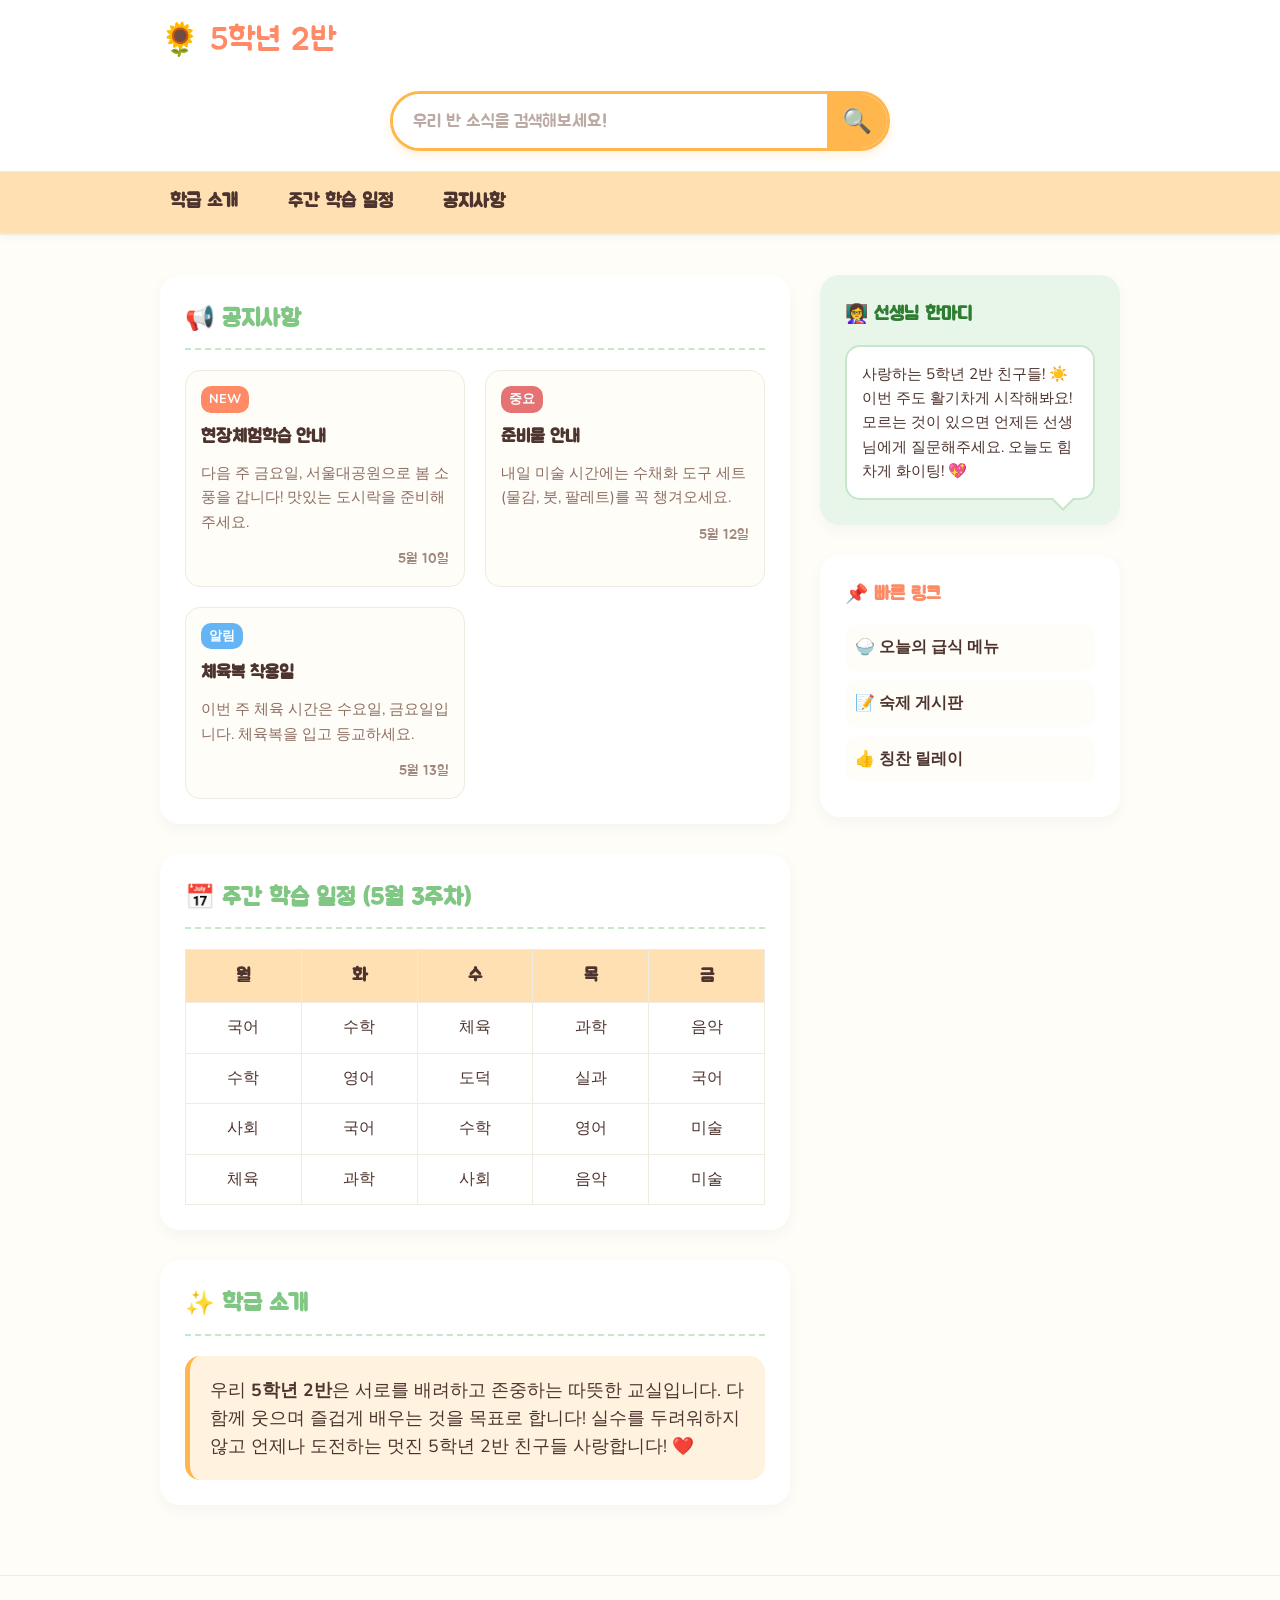
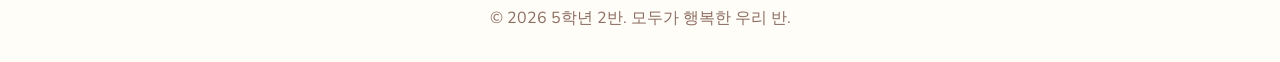
<file: class5-2/index.html>
<!DOCTYPE html>
<html lang="ko">
<head>
    <meta charset="UTF-8">
    <meta name="viewport" content="width=device-width, initial-scale=1.0">
    <title>5학년 2반 우리 반 홈페이지</title>
    <link href="https://fonts.googleapis.com/css2?family=Jua&family=Nunito:wght@400;700&display=swap" rel="stylesheet">
    <link rel="stylesheet" href="style.css">
</head>
<body>
    <header>
        <div class="top-bar">
            <div class="logo">🌻 5학년 2반</div>
        </div>
        <div class="search-area">
            <div class="search-box">
                <input type="text" placeholder="우리 반 소식을 검색해보세요!">
                <button>🔍</button>
            </div>
        </div>
        <nav class="main-nav">
            <ul>
                <li><a href="#intro">학급 소개</a></li>
                <li><a href="#schedule">주간 학습 일정</a></li>
                <li><a href="#notices">공지사항</a></li>
            </ul>
        </nav>
    </header>

    <main class="container">
        <div class="content-left">
            <section id="notices" class="board-section">
                <h2>📢 공지사항</h2>
                <div class="card-grid">
                    <div class="notice-card">
                        <div class="card-badge new">NEW</div>
                        <h3>현장체험학습 안내</h3>
                        <p>다음 주 금요일, 서울대공원으로 봄 소풍을 갑니다! 맛있는 도시락을 준비해주세요.</p>
                        <span class="date">5월 10일</span>
                    </div>
                    <div class="notice-card">
                        <div class="card-badge urgent">중요</div>
                        <h3>준비물 안내</h3>
                        <p>내일 미술 시간에는 수채화 도구 세트(물감, 붓, 팔레트)를 꼭 챙겨오세요.</p>
                        <span class="date">5월 12일</span>
                    </div>
                    <div class="notice-card">
                        <div class="card-badge info">알림</div>
                        <h3>체육복 착용일</h3>
                        <p>이번 주 체육 시간은 수요일, 금요일입니다. 체육복을 입고 등교하세요.</p>
                        <span class="date">5월 13일</span>
                    </div>
                </div>
            </section>

            <section id="schedule" class="board-section">
                <h2>📅 주간 학습 일정 (5월 3주차)</h2>
                <table class="schedule-table">
                    <thead>
                        <tr>
                            <th>월</th>
                            <th>화</th>
                            <th>수</th>
                            <th>목</th>
                            <th>금</th>
                        </tr>
                    </thead>
                    <tbody>
                        <tr><td>국어</td><td>수학</td><td>체육</td><td>과학</td><td>음악</td></tr>
                        <tr><td>수학</td><td>영어</td><td>도덕</td><td>실과</td><td>국어</td></tr>
                        <tr><td>사회</td><td>국어</td><td>수학</td><td>영어</td><td>미술</td></tr>
                        <tr><td>체육</td><td>과학</td><td>사회</td><td>음악</td><td>미술</td></tr>
                    </tbody>
                </table>
            </section>
            
            <section id="intro" class="board-section">
                <h2>✨ 학급 소개</h2>
                <div class="intro-box">
                    <p>우리 <strong>5학년 2반</strong>은 서로를 배려하고 존중하는 따뜻한 교실입니다. 다 함께 웃으며 즐겁게 배우는 것을 목표로 합니다! 실수를 두려워하지 않고 언제나 도전하는 멋진 5학년 2반 친구들 사랑합니다! ❤️</p>
                </div>
            </section>
        </div>

        <aside class="sidebar">
            <div class="teacher-word">
                <h3>👩‍🏫 선생님 한마디</h3>
                <div class="speech-bubble">
                    <p>사랑하는 5학년 2반 친구들! ☀️ 이번 주도 활기차게 시작해봐요! 모르는 것이 있으면 언제든 선생님에게 질문해주세요. 오늘도 힘차게 화이팅! 💖</p>
                </div>
                <div class="teacher-avatar"></div>
            </div>
            
            <div class="quick-links">
                <h3>📌 빠른 링크</h3>
                <ul>
                    <li><a href="#">🍚 오늘의 급식 메뉴</a></li>
                    <li><a href="#">📝 숙제 게시판</a></li>
                    <li><a href="#">👍 칭찬 릴레이</a></li>
                </ul>
            </div>
        </aside>
    </main>

    <footer>
        <p>&copy; 2026 5학년 2반. 모두가 행복한 우리 반.</p>
    </footer>
</body>
</html>
</file>
<file: class5-2/style.css>
:root {
    --primary-color: #FFB74D;
    --primary-light: #FFE0B2;
    --secondary-color: #81C784;
    --accent-color: #FF8A65;
    --bg-color: #FFFDF7;
    --text-main: #4E342E;
    --text-light: #8D6E63;
    --border-color: #EFEBE0;
    --white: #FFFFFF;
}

* {
    box-sizing: border-box;
    margin: 0;
    padding: 0;
}

body {
    font-family: 'Jua', 'Nunito', sans-serif;
    background-color: var(--bg-color);
    color: var(--text-main);
    line-height: 1.6;
}

/* Header Styles */
header {
    background-color: var(--white);
    border-bottom: 2px solid var(--border-color);
    padding-top: 15px;
    box-shadow: 0 4px 6px rgba(0,0,0,0.03);
}

.top-bar {
    max-width: 1000px;
    margin: 0 auto;
    padding: 0 20px;
}

.logo {
    font-size: 2rem;
    color: var(--accent-color);
    margin-bottom: 15px;
}

.search-area {
    display: flex;
    justify-content: center;
    padding: 10px 0 20px;
}

.search-box {
    display: flex;
    width: 500px;
    max-width: 90%;
    border: 3px solid var(--primary-color);
    border-radius: 30px;
    overflow: hidden;
    background: var(--white);
    box-shadow: 0 4px 10px rgba(255, 183, 77, 0.2);
}

.search-box input {
    flex-grow: 1;
    border: none;
    padding: 15px 20px;
    font-family: 'Nunito', sans-serif;
    font-size: 1.1rem;
    color: var(--text-main);
    outline: none;
}

.search-box input::placeholder {
    color: #BCAAA4;
    font-family: 'Jua', sans-serif;
}

.search-box button {
    background: var(--primary-color);
    border: none;
    width: 60px;
    font-size: 1.5rem;
    cursor: pointer;
    transition: background-color 0.2s;
}

.search-box button:hover {
    background: #FFA726;
}

/* Navigation */
.main-nav {
    background-color: var(--primary-light);
    border-top: 1px solid var(--border-color);
}

.main-nav ul {
    list-style: none;
    max-width: 1000px;
    margin: 0 auto;
    display: flex;
    padding: 0 20px;
}

.main-nav li {
    margin-right: 30px;
}

.main-nav a {
    display: block;
    padding: 15px 10px;
    text-decoration: none;
    color: var(--text-main);
    font-size: 1.2rem;
    font-weight: bold;
    transition: color 0.2s;
}

.main-nav a:hover {
    color: var(--accent-color);
}

/* Main Layout */
.container {
    max-width: 1000px;
    margin: 40px auto;
    padding: 0 20px;
    display: flex;
    gap: 30px;
    align-items: flex-start;
}

.content-left {
    flex-grow: 1;
    min-width: 0; /* Prevents overflow */
}

.sidebar {
    width: 300px;
    flex-shrink: 0;
}

/* Sections */
.board-section {
    background: var(--white);
    border-radius: 20px;
    padding: 25px;
    margin-bottom: 30px;
    box-shadow: 0 5px 15px rgba(0,0,0,0.04);
}

.board-section h2 {
    font-size: 1.5rem;
    margin-bottom: 20px;
    color: var(--secondary-color);
    border-bottom: 2px dashed #C8E6C9;
    padding-bottom: 10px;
}

/* Notices Grid */
.card-grid {
    display: grid;
    grid-template-columns: repeat(auto-fit, minmax(200px, 1fr));
    gap: 20px;
}

.notice-card {
    background: var(--bg-color);
    border: 1px solid var(--border-color);
    border-radius: 15px;
    padding: 15px;
    transition: transform 0.2s, box-shadow 0.2s;
    position: relative;
}

.notice-card:hover {
    transform: translateY(-5px);
    box-shadow: 0 8px 15px rgba(0,0,0,0.06);
}

.card-badge {
    display: inline-block;
    padding: 3px 8px;
    border-radius: 10px;
    font-size: 0.8rem;
    font-family: 'Nunito', sans-serif;
    font-weight: bold;
    color: var(--white);
    margin-bottom: 10px;
}

.badge-new, .new { background-color: var(--accent-color); }
.badge-urgent, .urgent { background-color: #E57373; }
.badge-info, .info { background-color: #64B5F6; }

.notice-card h3 {
    font-size: 1.1rem;
    margin-bottom: 10px;
}

.notice-card p {
    font-size: 0.95rem;
    color: var(--text-light);
    margin-bottom: 15px;
    font-family: 'Nunito', sans-serif;
}

.notice-card .date {
    display: block;
    font-size: 0.85rem;
    color: #A1887F;
    text-align: right;
}

/* Schedule Table */
.schedule-table {
    width: 100%;
    border-collapse: collapse;
    font-family: 'Nunito', sans-serif;
    text-align: center;
}

.schedule-table th, .schedule-table td {
    border: 1px solid var(--border-color);
    padding: 12px;
}

.schedule-table th {
    background-color: var(--primary-light);
    color: var(--text-main);
    font-family: 'Jua', sans-serif;
    font-size: 1.1rem;
}

.schedule-table td {
    background-color: var(--white);
    transition: background-color 0.2s;
}

.schedule-table td:hover {
    background-color: #F1F8E9;
    cursor: default;
}

/* Intro Box */
.intro-box p {
    font-family: 'Nunito', sans-serif;
    font-size: 1.1rem;
    background-color: #FFF3E0;
    padding: 20px;
    border-radius: 15px;
    border-left: 5px solid var(--primary-color);
}

/* Sidebar Styles */
.teacher-word {
    background: #E8F5E9;
    border-radius: 20px;
    padding: 25px;
    margin-bottom: 30px;
    position: relative;
    box-shadow: 0 5px 15px rgba(0,0,0,0.04);
}

.teacher-word h3 {
    color: #2E7D32;
    margin-bottom: 15px;
}

.speech-bubble {
    background: var(--white);
    padding: 15px;
    border-radius: 15px;
    border: 2px solid #C8E6C9;
    font-family: 'Nunito', sans-serif;
    font-size: 0.95rem;
    position: relative;
}

.speech-bubble::after {
    content: '';
    position: absolute;
    bottom: -10px;
    right: 20px;
    border-width: 10px 10px 0;
    border-style: solid;
    border-color: var(--white) transparent transparent transparent;
    display: block;
    width: 0;
}

.speech-bubble::before {
    content: '';
    position: absolute;
    bottom: -13px;
    right: 18px;
    border-width: 12px 12px 0;
    border-style: solid;
    border-color: #C8E6C9 transparent transparent transparent;
    display: block;
    width: 0;
}

.quick-links {
    background: var(--white);
    border-radius: 20px;
    padding: 25px;
    box-shadow: 0 5px 15px rgba(0,0,0,0.04);
}

.quick-links h3 {
    margin-bottom: 15px;
    color: var(--accent-color);
}

.quick-links ul {
    list-style: none;
}

.quick-links li {
    margin-bottom: 10px;
}

.quick-links a {
    text-decoration: none;
    color: var(--text-main);
    display: block;
    padding: 10px;
    border-radius: 10px;
    background-color: var(--bg-color);
    transition: background-color 0.2s, transform 0.2s;
    font-family: 'Nunito', sans-serif;
    font-weight: bold;
}

.quick-links a:hover {
    background-color: var(--primary-light);
    transform: translateX(5px);
}

/* Footer */
footer {
    text-align: center;
    padding: 30px;
    color: var(--text-light);
    font-family: 'Nunito', sans-serif;
    border-top: 1px solid var(--border-color);
    margin-top: 20px;
}

/* Responsive */
@media (max-width: 768px) {
    .container {
        flex-direction: column;
    }
    .sidebar {
        width: 100%;
    }
}
</file>
